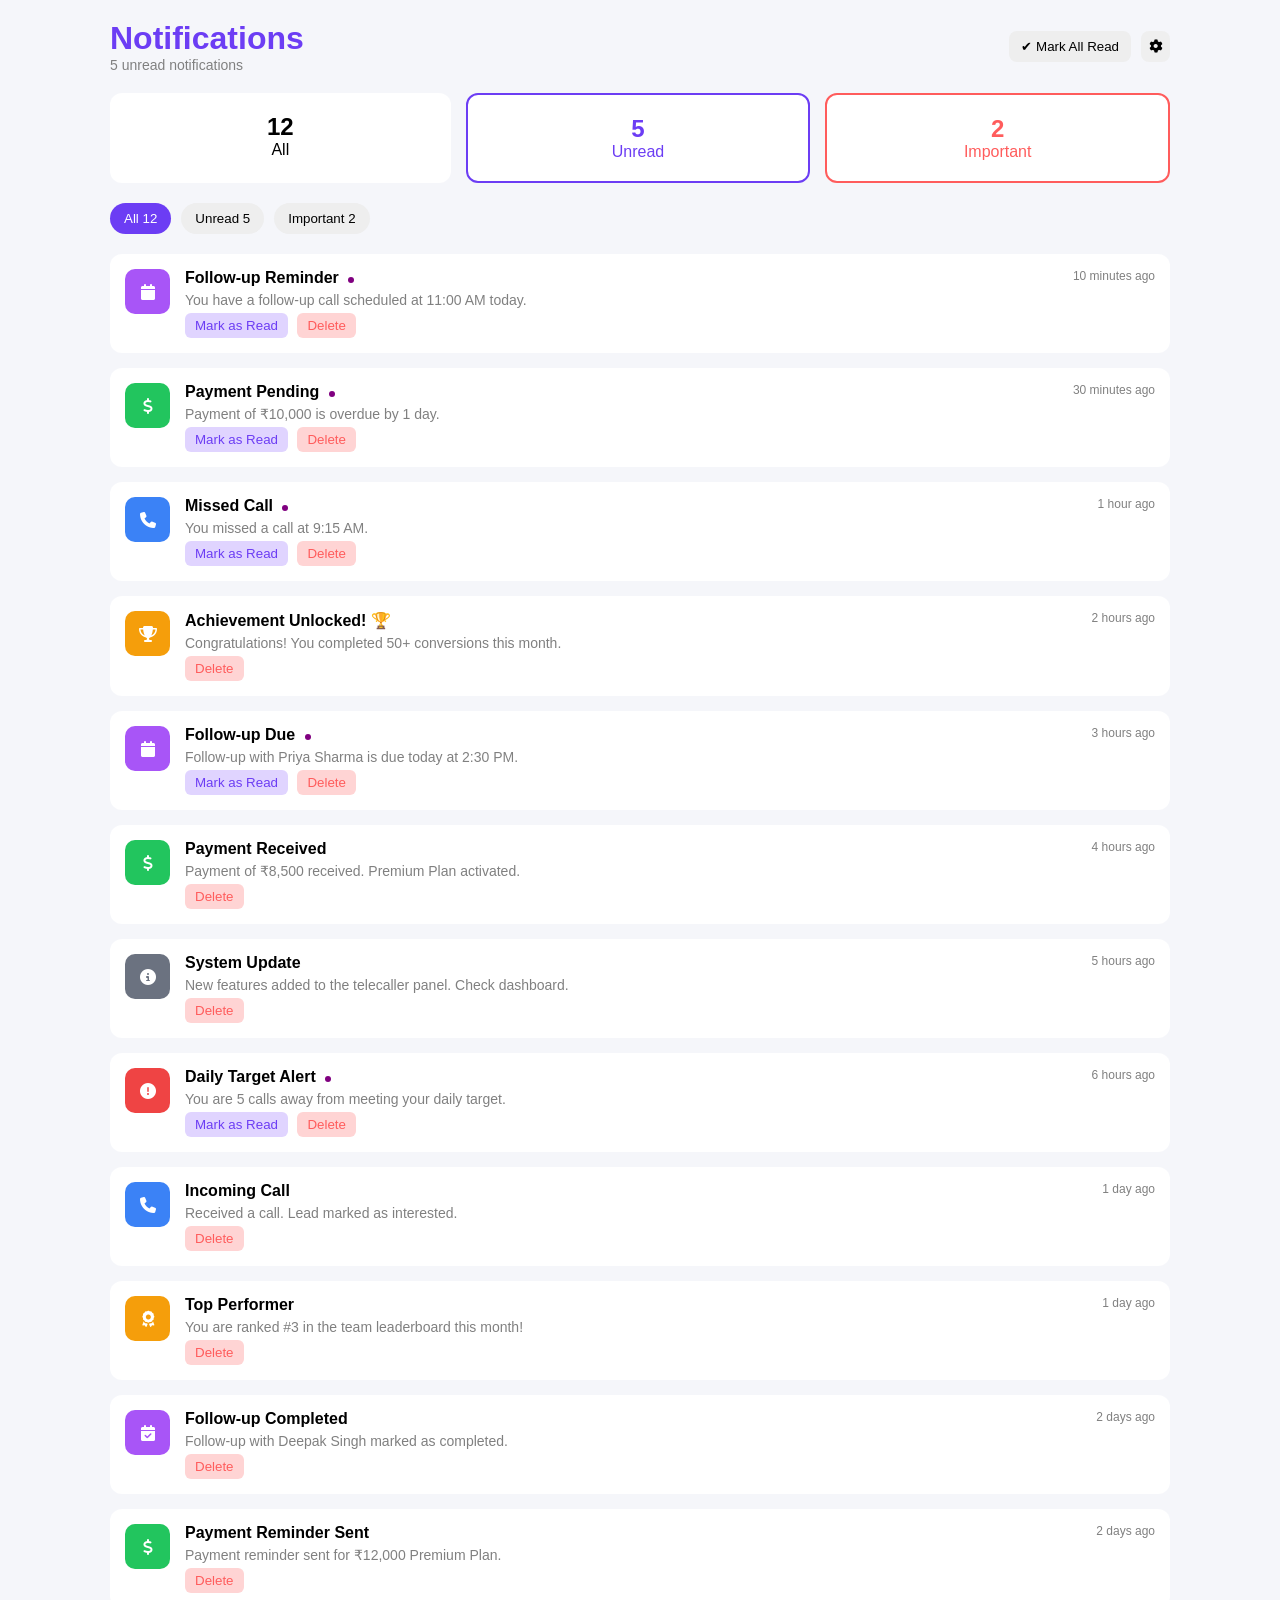
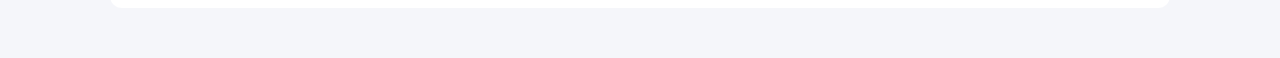
<file: index.html>
<!DOCTYPE html>
<html lang="en">
<head>
  <meta charset="UTF-8" />
  <meta name="viewport" content="width=device-width, initial-scale=1.0"/>
  <title>Notifications</title>
  <link rel="stylesheet" href="styles.css"/>
  <link rel="stylesheet" href="https://cdnjs.cloudflare.com/ajax/libs/font-awesome/6.5.0/css/all.min.css"/>
</head>
<body>

<div class="container">

  <!-- Header -->
  <div class="header">
    <div>
      <h1>Notifications</h1>
      <p>5 unread notifications</p>
    </div>
    <div class="header-actions">
      <button class="btn">✔ Mark All Read</button>
      <button class="icon-btn"><i class="fa fa-gear"></i></button>
    </div>
  </div>

  <!-- Summary Cards -->
  <div class="summary">
    <div class="card">
      <h2>12</h2>
      <p>All</p>
    </div>
    <div class="card highlight">
      <h2>5</h2>
      <p>Unread</p>
    </div>
    <div class="card danger">
      <h2>2</h2>
      <p>Important</p>
    </div>
  </div>

  <!-- Tabs -->
  <div class="tabs">
    <button class="active">All 12</button>
    <button>Unread 5</button>
    <button>Important 2</button>
  </div>

  <!-- Notifications List -->
  <div class="notifications">

    <div class="notification">
      <div class="icon purple"><i class="fa fa-calendar"></i></div>
      <div class="content">
        <h3>Follow-up Reminder <span class="dot"></span></h3>
        <p>You have a follow-up call scheduled at 11:00 AM today.</p>
        <div class="actions">
          <button class="read">Mark as Read</button>
          <button class="delete">Delete</button>
        </div>
      </div>
      <span class="time">10 minutes ago</span>
    </div>

    <div class="notification">
      <div class="icon green"><i class="fa fa-dollar-sign"></i></div>
      <div class="content">
        <h3>Payment Pending <span class="dot"></span></h3>
        <p>Payment of ₹10,000 is overdue by 1 day.</p>
        <div class="actions">
          <button class="read">Mark as Read</button>
          <button class="delete">Delete</button>
        </div>
      </div>
      <span class="time">30 minutes ago</span>
    </div>

    <div class="notification">
      <div class="icon blue"><i class="fa fa-phone"></i></div>
      <div class="content">
        <h3>Missed Call <span class="dot"></span></h3>
        <p>You missed a call at 9:15 AM.</p>
        <div class="actions">
          <button class="read">Mark as Read</button>
          <button class="delete">Delete</button>
        </div>
      </div>
      <span class="time">1 hour ago</span>
    </div>

  

<!-- Achievement -->
<div class="notification">
  <div class="icon orange"><i class="fa fa-trophy"></i></div>
  <div class="content">
    <h3>Achievement Unlocked! 🏆</h3>
    <p>Congratulations! You completed 50+ conversions this month.</p>
    <div class="actions">
      <button class="delete">Delete</button>
    </div>
  </div>
  <span class="time">2 hours ago</span>
</div>

<!-- Follow-up Due -->
<div class="notification">
  <div class="icon purple"><i class="fa fa-calendar"></i></div>
  <div class="content">
    <h3>Follow-up Due <span class="dot"></span></h3>
    <p>Follow-up with Priya Sharma is due today at 2:30 PM.</p>
    <div class="actions">
      <button class="read">Mark as Read</button>
      <button class="delete">Delete</button>
    </div>
  </div>
  <span class="time">3 hours ago</span>
</div>

<!-- Payment Received -->
<div class="notification">
  <div class="icon green"><i class="fa fa-dollar-sign"></i></div>
  <div class="content">
    <h3>Payment Received</h3>
    <p>Payment of ₹8,500 received. Premium Plan activated.</p>
    <div class="actions">
      <button class="delete">Delete</button>
    </div>
  </div>
  <span class="time">4 hours ago</span>
</div>

<!-- System Update -->
<div class="notification">
  <div class="icon gray"><i class="fa fa-info-circle"></i></div>
  <div class="content">
    <h3>System Update</h3>
    <p>New features added to the telecaller panel. Check dashboard.</p>
    <div class="actions">
      <button class="delete">Delete</button>
    </div>
  </div>
  <span class="time">5 hours ago</span>
</div>

<!-- Daily Target -->
<div class="notification">
  <div class="icon red"><i class="fa fa-exclamation-circle"></i></div>
  <div class="content">
    <h3>Daily Target Alert <span class="dot"></span></h3>
    <p>You are 5 calls away from meeting your daily target.</p>
    <div class="actions">
      <button class="read">Mark as Read</button>
      <button class="delete">Delete</button>
    </div>
  </div>
  <span class="time">6 hours ago</span>
</div>

<!-- Incoming Call -->
<div class="notification">
  <div class="icon blue"><i class="fa fa-phone"></i></div>
  <div class="content">
    <h3>Incoming Call</h3>
    <p>Received a call. Lead marked as interested.</p>
    <div class="actions">
      <button class="delete">Delete</button>
    </div>
  </div>
  <span class="time">1 day ago</span>
</div>

<!-- Top Performer -->
<div class="notification">
  <div class="icon orange"><i class="fa fa-award"></i></div>
  <div class="content">
    <h3>Top Performer</h3>
    <p>You are ranked #3 in the team leaderboard this month!</p>
    <div class="actions">
      <button class="delete">Delete</button>
    </div>
  </div>
  <span class="time">1 day ago</span>
</div>

<!-- Follow-up Completed -->
<div class="notification">
  <div class="icon purple"><i class="fa fa-calendar-check"></i></div>
  <div class="content">
    <h3>Follow-up Completed</h3>
    <p>Follow-up with Deepak Singh marked as completed.</p>
    <div class="actions">
      <button class="delete">Delete</button>
    </div>
  </div>
  <span class="time">2 days ago</span>
</div>

<!-- Payment Reminder Sent -->
<div class="notification">
  <div class="icon green"><i class="fa fa-dollar-sign"></i></div>
  <div class="content">
    <h3>Payment Reminder Sent</h3>
    <p>Payment reminder sent for ₹12,000 Premium Plan.</p>
    <div class="actions">
      <button class="delete">Delete</button>
    </div>
  </div>
  <span class="time">2 days ago</span>
</div>

</div>

</div>
</body>
</html>
</file>
<file: styles.css>
* {
  margin: 0;
  padding: 0;
  box-sizing: border-box;
  font-family: "Segoe UI", sans-serif;
}

body {
  background: #f5f6fa;
}

.container {
  max-width: 1100px;
  margin: auto;
  padding: 20px;
}

/* Header */
.header {
  display: flex;
  justify-content: space-between;
  align-items: center;
}

.header h1 {
  color: #6c3df4;
}

.header p {
  font-size: 14px;
  color: gray;
}

.header-actions {
  display: flex;
  gap: 10px;
}

.btn {
  background: #eee;
  border: none;
  padding: 8px 12px;
  border-radius: 8px;
  cursor: pointer;
}

.icon-btn {
  border: none;
  padding: 8px;
  border-radius: 8px;
  cursor: pointer;
}

/* Summary */
.summary {
  display: flex;
  gap: 15px;
  margin: 20px 0;
}

.card {
  flex: 1;
  background: #fff;
  padding: 20px;
  border-radius: 12px;
  text-align: center;
}

.card.highlight {
  border: 2px solid #6c3df4;
  color: #6c3df4;
}

.card.danger {
  border: 2px solid #ff5c5c;
  color: #ff5c5c;
}

/* Tabs */
.tabs {
  display: flex;
  gap: 10px;
  margin-bottom: 20px;
}

.tabs button {
  padding: 8px 14px;
  border: none;
  border-radius: 20px;
  background: #eee;
  cursor: pointer;
}

.tabs .active {
  background: #6c3df4;
  color: white;
}

/* Notifications */
.notifications {
  display: flex;
  flex-direction: column;
  gap: 15px;
}

.notification {
  display: flex;
  align-items: flex-start;
  gap: 15px;
  background: #fff;
  padding: 15px;
  border-radius: 12px;
  position: relative;
}

.icon {
  width: 45px;
  height: 45px;
  border-radius: 10px;
  display: flex;
  align-items: center;
  justify-content: center;
  color: white;
}

.purple { background: #a855f7; }
.green { background: #22c55e; }
.blue { background: #3b82f6; }

.content h3 {
  font-size: 16px;
}

.content p {
  font-size: 14px;
  color: gray;
  margin: 5px 0;
}

.actions {
  margin-top: 5px;
}

.actions button {
  border: none;
  padding: 5px 10px;
  margin-right: 5px;
  border-radius: 6px;
  cursor: pointer;
}

.read {
  background: #e0d4ff;
  color: #6c3df4;
}

.delete {
  background: #ffd4d4;
  color: #ff5c5c;
}

.dot {
  display: inline-block;
  width: 6px;
  height: 6px;
  background: purple;
  border-radius: 50%;
  margin-left: 5px;
}

.time {
  position: absolute;
  right: 15px;
  top: 15px;
  font-size: 12px;
  color: gray;
}

/* Responsive */
@media (max-width: 768px) {
  .summary {
    flex-direction: column;
  }

  .notification {
    flex-direction: column;
  }

  .time {
    position: static;
    margin-top: 10px;
  }

  .header {
    flex-direction: column;
    align-items: flex-start;
    gap: 10px;
  }
}

/* Extra Colors */
.orange { background: #f59e0b; }
.gray { background: #6b7280; }
.red { background: #ef4444; }

/* Improve Card Look */
.notification {
  transition: 0.3s;
}

.notification:hover {
  transform: translateY(-3px);
  box-shadow: 0 5px 15px rgba(0,0,0,0.08);
}

/* Better spacing for long list */
.notifications {
  padding-bottom: 30px;
}

/* Icon Colors (reuse previous ones) */
.orange { background: #f59e0b; }
.purple { background: #a855f7; }
.green { background: #22c55e; }

/* Smooth UI */
.notification {
  transition: all 0.3s ease;
}

.notification:hover {
  transform: translateY(-4px);
  box-shadow: 0 8px 20px rgba(0,0,0,0.08);
}
</file>
